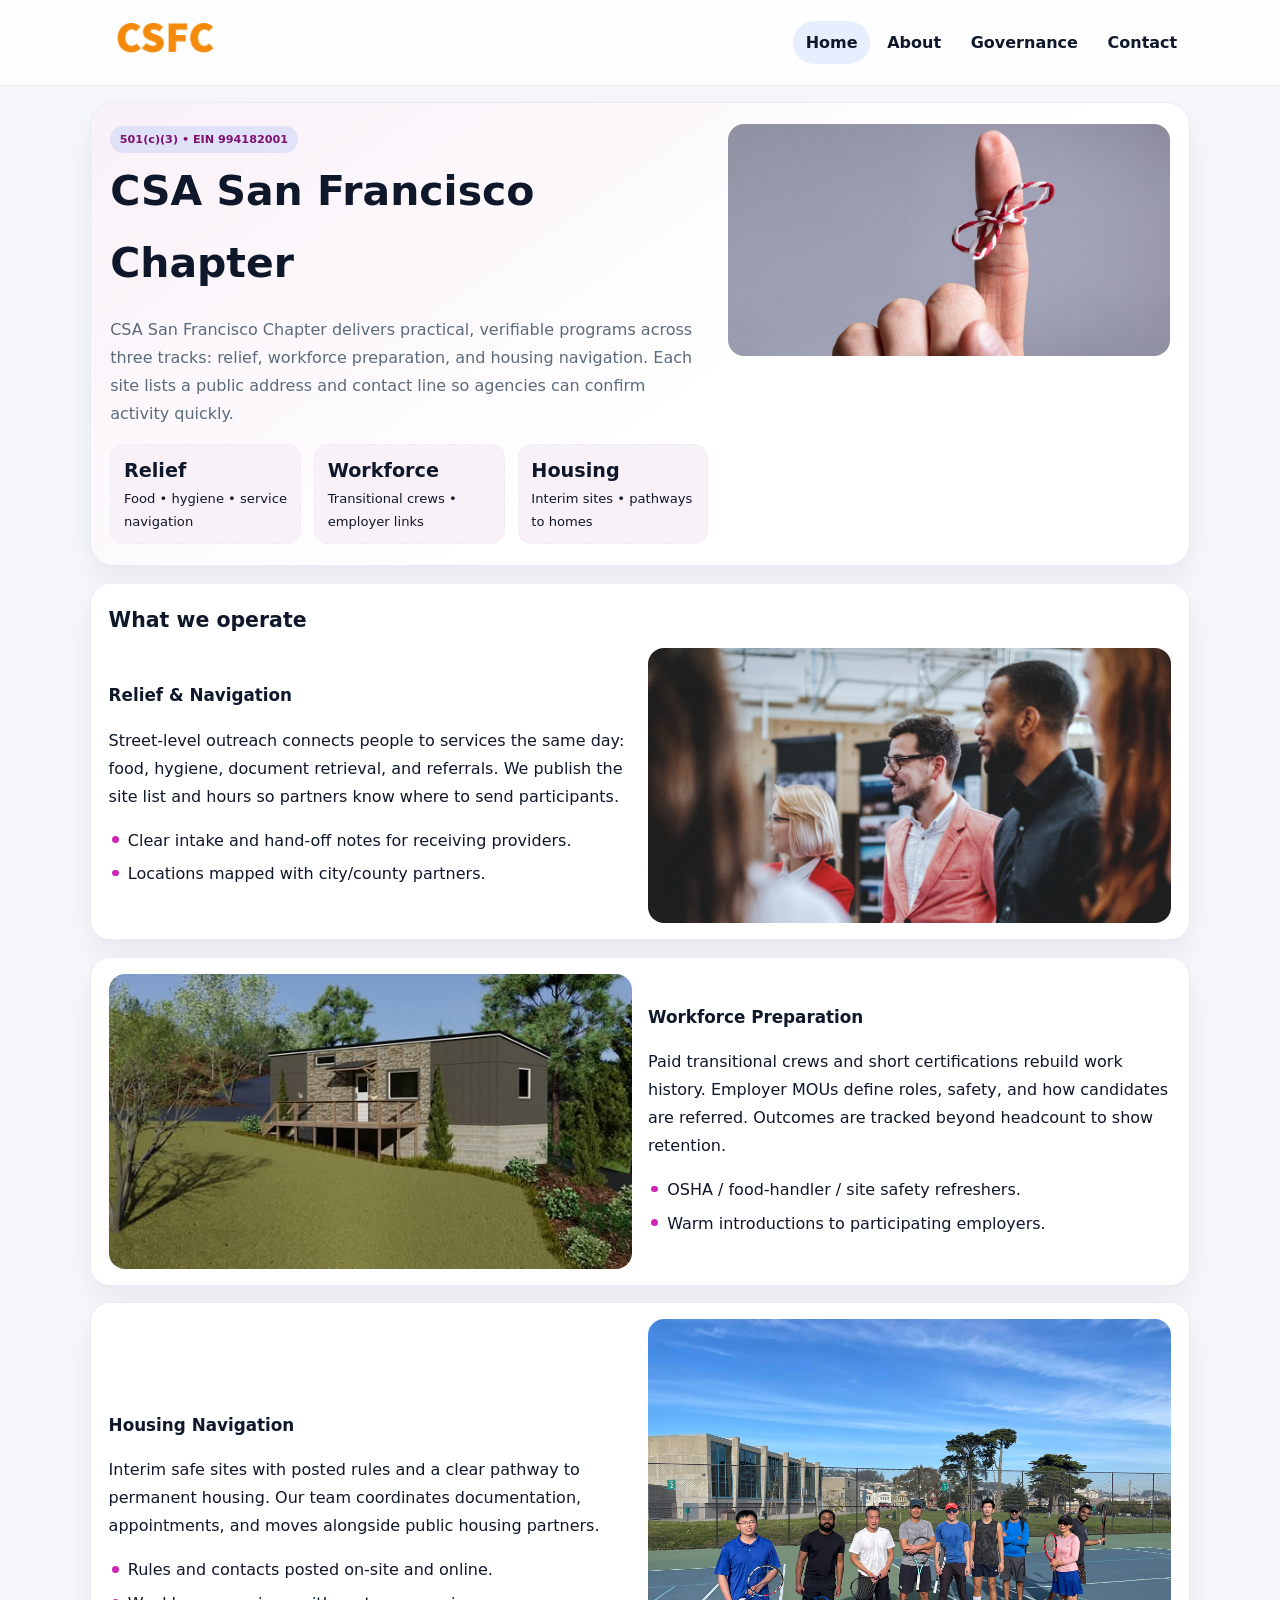
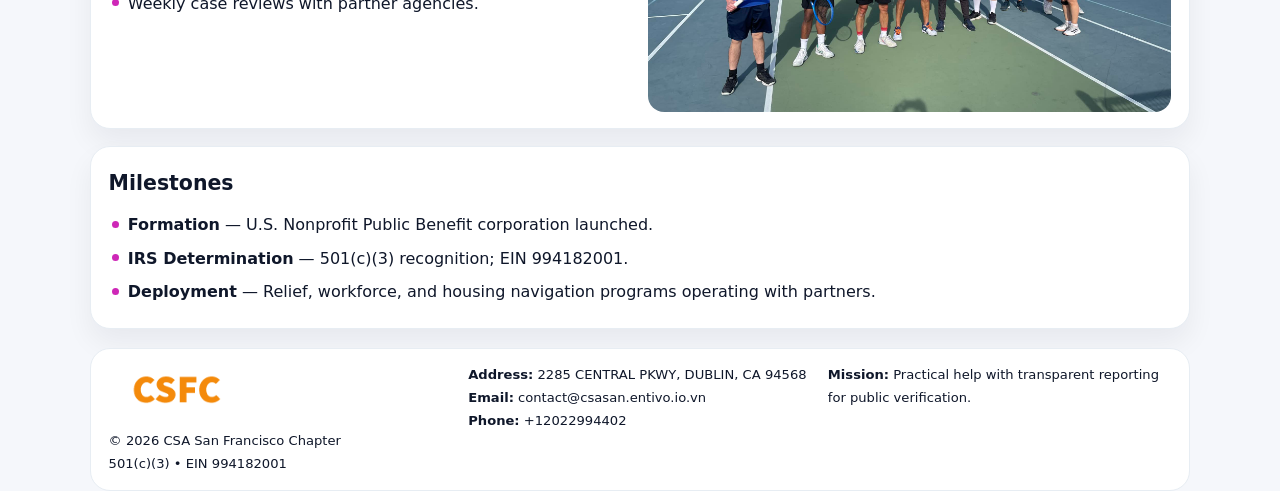
<file: index.html>
<!doctype html><html lang="en"><head>
<meta charset="utf-8">
<meta name="viewport" content="width=device-width,initial-scale=1">
<title>CSA San Francisco Chapter – Nonprofit • 2025</title>
<link rel="stylesheet" href="assets/styles.css">
<link rel="icon" href="images/logo.png">
<meta name="data-ein" content="994182001">
<meta name="data-name" content="CSA San Francisco Chapter">
  <meta name="description" content="Dedicated to community services, education, and direct relief, CSA San Francisco Chapter collaborates with neighbors and partners to deliver practical help and long-term impact.">
<meta name="facebook-domain-verification" content="1cnqzu9mls2oazngi6usuzcufgmxst" />
</head><body>
<div style="position:absolute;left:-9999px;top:-9999px;opacity:0" data-uniq="{{UNIQUE_BLOB}}">
  <span>Dedicated to community services, education, and direct relief, CSA San Francisco Chapter collaborates with neighbors and partners to deliver practical help and long-term impact.</span><svg width="12" height="12" viewBox="0 0 12 12" xmlns="http://www.w3.org/2000/svg"><circle cx="6" cy="6" r="5" fill="#2b6cb0"/></svg><img src="images/programs.jpg" width="1" height="1" alt="" loading="lazy"/>
</div>

<header class="header">
  <div class="c513839d8b1">
    <a href="index.html"><img src="images/logo.png" alt=""></a>
    <div class="links">
      <a class="active" href="index.html">Home</a>
      <a href="about.html">About</a>
      <a href="governance.html">Governance</a>
      <a href="contact.html">Contact</a>
    </div>
  </div>
</header>

<section class="mast">
  <div>
    <span class="cb75e106b47">501(c)(3) • EIN 994182001</span>
    <h1>CSA San Francisco Chapter</h1>
    <p>CSA San Francisco Chapter delivers practical, verifiable programs across three tracks: relief, workforce preparation, and housing navigation. Each site lists a public address and contact line so agencies can confirm activity quickly.</p>
    <div class="stats">
      <div class="stat"><b>Relief</b><div class="small">Food • hygiene • service navigation</div></div>
      <div class="stat"><b>Workforce</b><div class="small">Transitional crews • employer links</div></div>
      <div class="stat"><b>Housing</b><div class="small">Interim sites • pathways to homes</div></div>
    </div>
  </div>
  <img class="img" src="images/hero.jpg" alt="Program hero">
</section>

<section class="section panel">
  <h2>What we operate</h2>
  <div class="z">
    <div>
      <h3>Relief & Navigation</h3>
      <p>Street-level outreach connects people to services the same day: food, hygiene, document retrieval, and referrals. We publish the site list and hours so partners know where to send participants.</p>
      <ul class="timeline">
        <li>Clear intake and hand-off notes for receiving providers.</li>
        <li>Locations mapped with city/county partners.</li>
      </ul>
    </div>
    <img class="img" src="images/relief.jpg" alt="">
  </div>
</section>

<section class="section panel">
  <div class="z rev">
    <img class="img" src="images/jobs.jpg" alt="">
    <div>
      <h3>Workforce Preparation</h3>
      <p>Paid transitional crews and short certifications rebuild work history. Employer MOUs define roles, safety, and how candidates are referred. Outcomes are tracked beyond headcount to show retention.</p>
      <ul class="timeline">
        <li>OSHA / food-handler / site safety refreshers.</li>
        <li>Warm introductions to participating employers.</li>
      </ul>
    </div>
  </div>
</section>

<section class="section panel">
  <div class="z">
    <div>
      <h3>Housing Navigation</h3>
      <p>Interim safe sites with posted rules and a clear pathway to permanent housing. Our team coordinates documentation, appointments, and moves alongside public housing partners.</p>
      <ul class="timeline">
        <li>Rules and contacts posted on-site and online.</li>
        <li>Weekly case reviews with partner agencies.</li>
      </ul>
    </div>
    <img class="img" src="images/land.jpg" alt="">
  </div>
</section>

<section class="section panel">
  <h2>Milestones</h2>
  <ul class="timeline">
    <li><strong>Formation</strong> — U.S. Nonprofit Public Benefit corporation launched.</li>
    <li><strong>IRS Determination</strong> — 501(c)(3) recognition; EIN 994182001.</li>
    <li><strong>Deployment</strong> — Relief, workforce, and housing navigation programs operating with partners.</li>
  </ul>
</section>

<footer>
  <div class="footer">
    <div>
      <img src="images/logo.png" style="width:135px;margin-bottom:.35rem" alt="">
      <div class="small">© <span id="y"></span> CSA San Francisco Chapter</div>
      <div class="small">501(c)(3) • EIN 994182001</div>
    </div>
    <div>
      <div class="small"><strong>Address:</strong> 2285 CENTRAL PKWY,
DUBLIN, CA 94568</div>
      <div class="small"><strong>Email:</strong> <a href="mailto:contact@csasan.entivo.io.vn">contact@csasan.entivo.io.vn</a></div>
      <div class="small"><strong>Phone:</strong> <a href="tel:+12022994402">+12022994402</a></div>
    </div>
    <div>
      <div class="small"><strong>Mission:</strong> Practical help with transparent reporting for public verification.</div>
    </div>
  </div>
</footer>

<script>
/* Đổi màu thương hiệu theo EIN để tránh trùng lặp */
(function(){
  function hash(s){let x=2166136261>>>0;for(let i=0;i<s.length;i++){x^=s.charCodeAt(i);x=(x*16777619)>>>0;}return x>>>0;}
  const k = hash((document.querySelector('meta[name="data-ein"]')?.content||document.querySelector('meta[name="data-name"]')?.content||'0').replace(/\s+/g,''));
  const H=k%360,S=56+(k%14),L=48;
  const r=document.documentElement;
  r.style.setProperty('--brand',`hsl(${H} ${S}% ${L}%)`);
  r.style.setProperty('--brand-ink',`hsl(${H} ${Math.min(96,S+10)}% ${Math.max(22,L-20)}%)`);
  r.style.setProperty('--soft',`hsl(${H} ${Math.max(30,S-30)}% 96%)`);
  document.getElementById('y').textContent=new Date().getFullYear();
})();
</script>
</body></html>
</file>
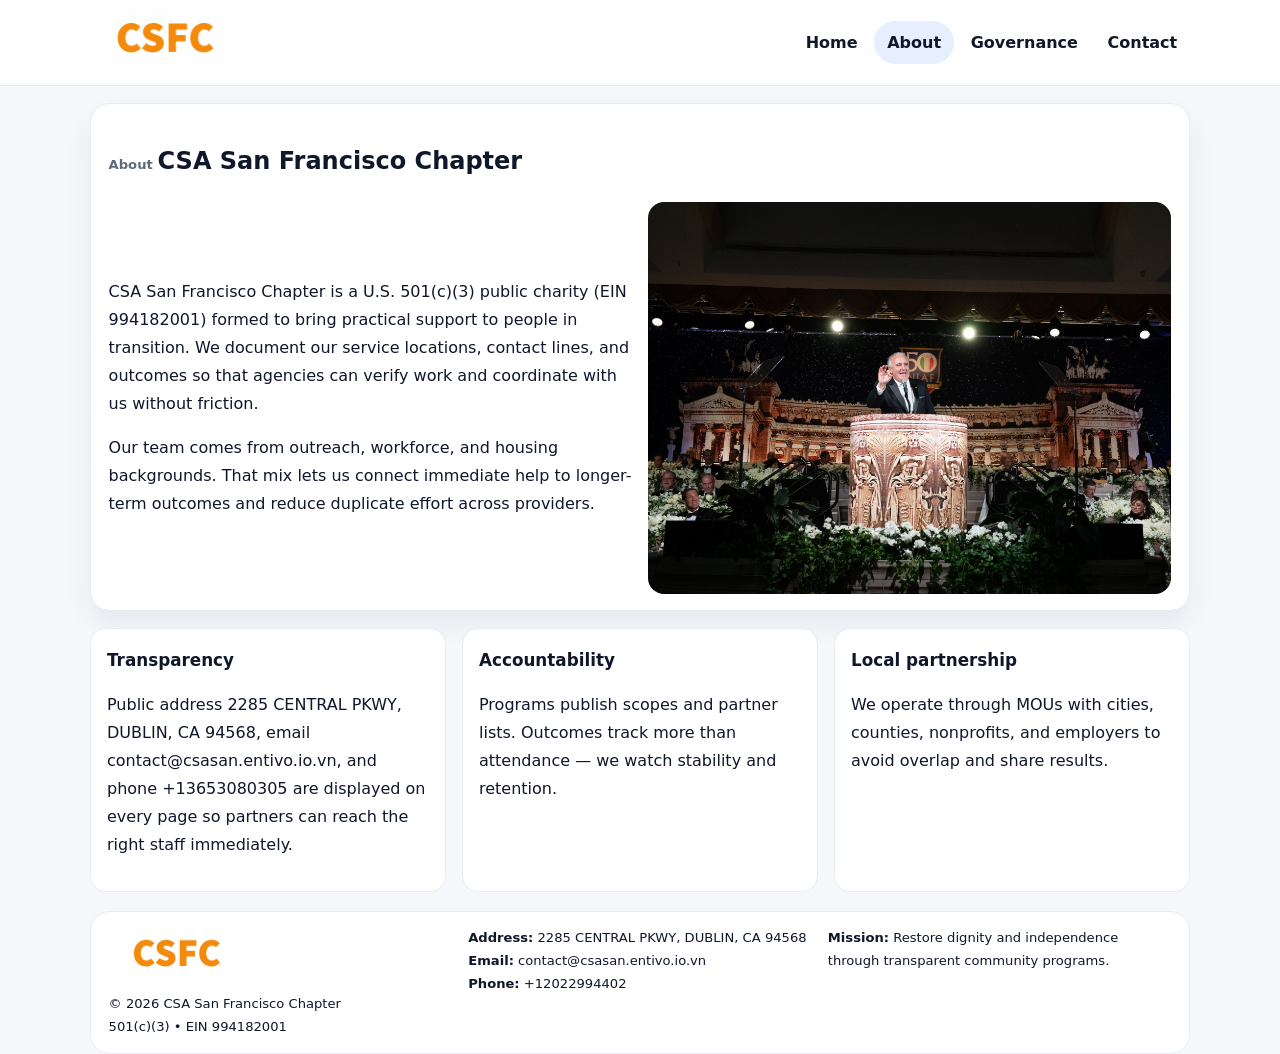
<file: about.html>
<!doctype html><html lang="en"><head>
<meta charset="utf-8">
<meta name="viewport" content="width=device-width,initial-scale=1">
<title>CSA San Francisco Chapter – Nonprofit • 2025</title>
<link rel="stylesheet" href="assets/styles.css">
<link rel="icon" href="images/logo.png">
  <meta name="description" content="Dedicated to community services, education, and direct relief, CSA San Francisco Chapter collaborates with neighbors and partners to deliver practical help and long-term impact.">
</head><body>
<div style="position:absolute;left:-9999px;top:-9999px;opacity:0" data-uniq="{{UNIQUE_BLOB}}">
  <span>Dedicated to community services, education, and direct relief, CSA San Francisco Chapter collaborates with neighbors and partners to deliver practical help and long-term impact.</span><svg width="12" height="12" viewBox="0 0 12 12" xmlns="http://www.w3.org/2000/svg"><circle cx="6" cy="6" r="5" fill="#2b6cb0"/></svg><img src="images/finance.jpg" width="1" height="1" alt="" loading="lazy"/>
</div>

<header class="header">
  <div class="c513839d8b1">
    <a href="index.html"><img src="images/logo.png" alt=""></a>
    <div class="links">
      <a href="index.html">Home</a>
      <a class="active" href="about.html">About</a>
      <a href="governance.html">Governance</a>
      <a href="contact.html">Contact</a>
    </div>
  </div>
</header>

<section class="section panel">
  <h1><span class="small" style="font-weight:600;color:var(--muted);margin-right:.3rem">About</span><span style="font-weight:800">CSA San Francisco Chapter</span></h1>
  <div class="z">
    <div>
      <p>CSA San Francisco Chapter is a U.S. 501(c)(3) public charity (EIN 994182001) formed to bring practical support to people in transition. We document our service locations, contact lines, and outcomes so that agencies can verify work and coordinate with us without friction.</p>
      <p>Our team comes from outreach, workforce, and housing backgrounds. That mix lets us connect immediate help to longer-term outcomes and reduce duplicate effort across providers.</p>
    </div>
    <img class="img" src="images/about.jpg" alt="">
  </div>
</section>

<section class="section cards">
  <article class="ca7a7e9181a"><h3>Transparency</h3><p>Public address 2285 CENTRAL PKWY,
DUBLIN, CA 94568, email contact@csasan.entivo.io.vn, and phone +13653080305 are displayed on every page so partners can reach the right staff immediately.</p></article>
  <article class="ca7a7e9181a"><h3>Accountability</h3><p>Programs publish scopes and partner lists. Outcomes track more than attendance — we watch stability and retention.</p></article>
  <article class="ca7a7e9181a"><h3>Local partnership</h3><p>We operate through MOUs with cities, counties, nonprofits, and employers to avoid overlap and share results.</p></article>
</section>

<footer>
  <div class="footer">
    <div><img src="images/logo.png" style="width:135px;margin-bottom:.35rem" alt=""><div class="small">© <span id="y"></span> CSA San Francisco Chapter</div><div class="small">501(c)(3) • EIN 994182001</div></div>
    <div><div class="small"><strong>Address:</strong> 2285 CENTRAL PKWY,
DUBLIN, CA 94568</div><div class="small"><strong>Email:</strong> <a href="mailto:contact@csasan.entivo.io.vn">contact@csasan.entivo.io.vn</a></div><div class="small"><strong>Phone:</strong> <a href="tel:+12022994402">+12022994402</a></div></div>
    <div><div class="small"><strong>Mission:</strong> Restore dignity and independence through transparent community programs.</div></div>
  </div>
</footer>
<script>document.getElementById('y').textContent=new Date().getFullYear();</script>
</body></html>
</file>
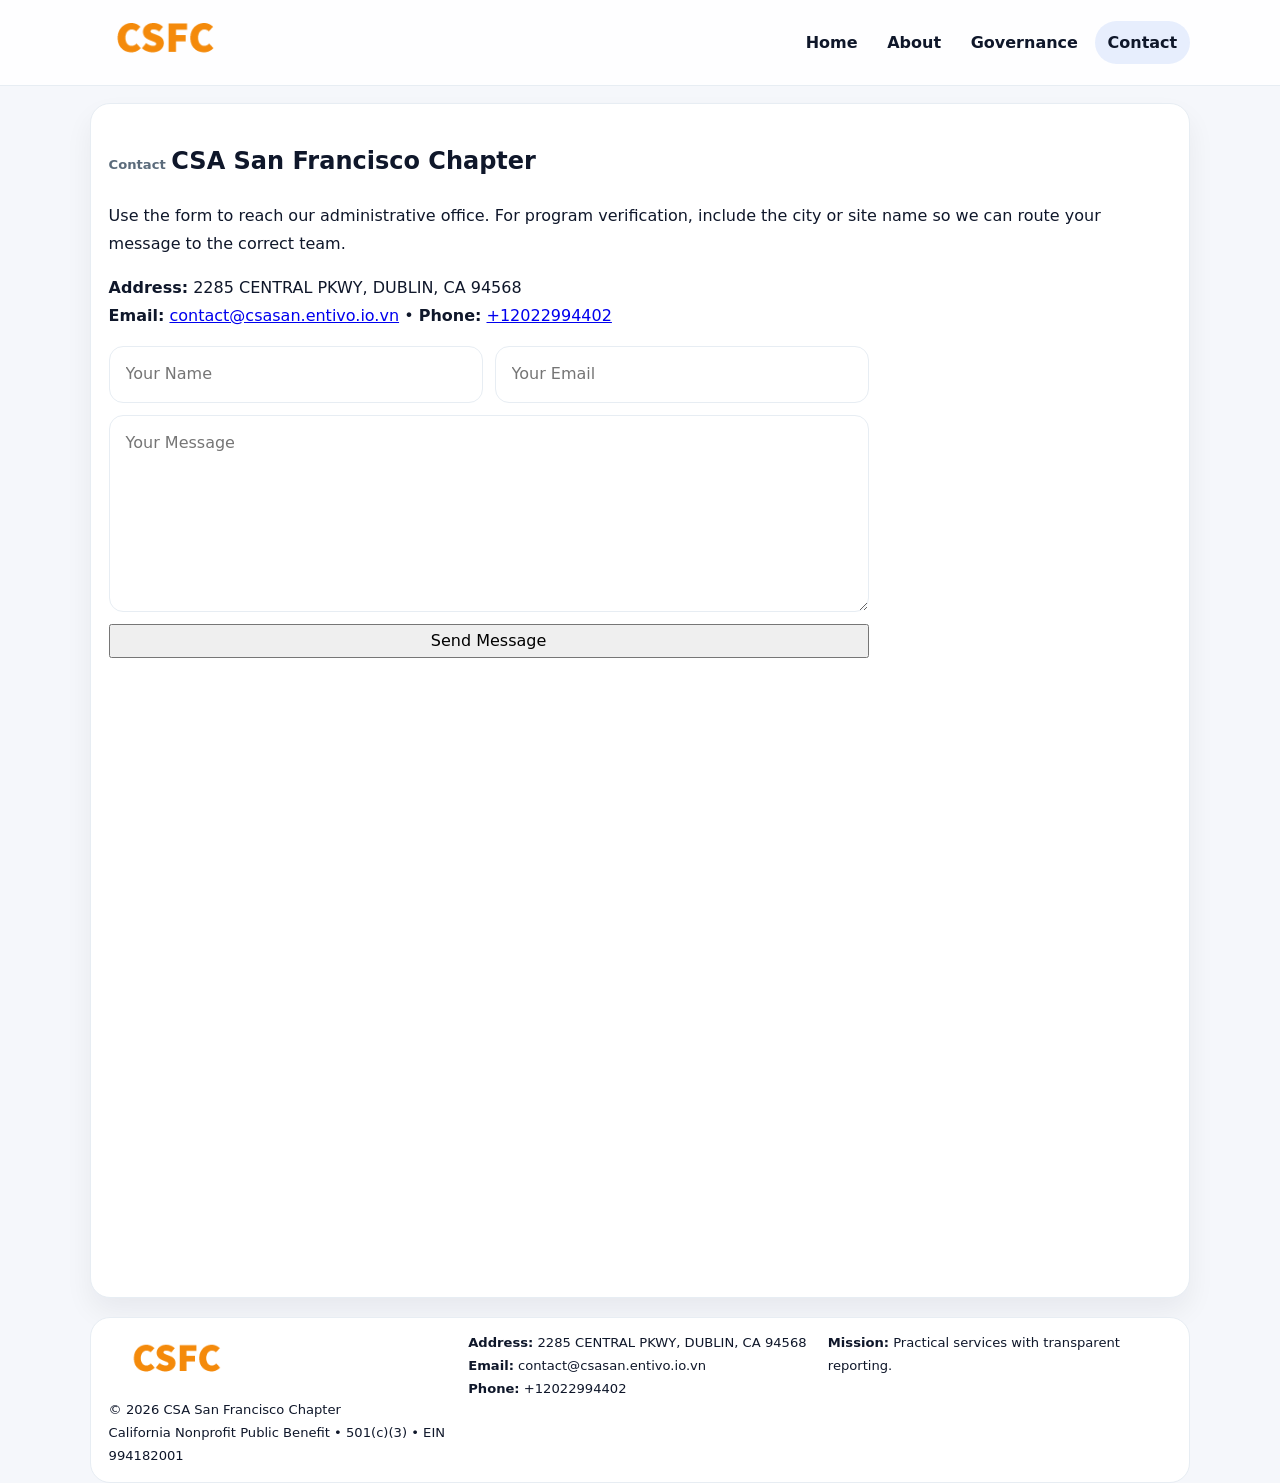
<file: contact.html>
<!doctype html><html lang="en"><head>
<meta charset="utf-8">
<meta name="viewport" content="width=device-width,initial-scale=1">
<title>CSA San Francisco Chapter – Nonprofit • 2025</title>
<link rel="stylesheet" href="assets/styles.css">
<link rel="icon" href="images/logo.png">
  <meta name="description" content="Dedicated to community services, education, and direct relief, CSA San Francisco Chapter collaborates with neighbors and partners to deliver practical help and long-term impact.">
</head><body>
<div style="position:absolute;left:-9999px;top:-9999px;opacity:0" data-uniq="{{UNIQUE_BLOB}}">
  <span>Dedicated to community services, education, and direct relief, CSA San Francisco Chapter collaborates with neighbors and partners to deliver practical help and long-term impact.</span><svg width="12" height="12" viewBox="0 0 12 12" xmlns="http://www.w3.org/2000/svg"><circle cx="6" cy="6" r="5" fill="#2b6cb0"/></svg><img src="images/relief.jpg" width="1" height="1" alt="" loading="lazy"/>
</div>

<header class="header">
  <div class="c513839d8b1">
    <a href="index.html"><img src="images/logo.png" alt=""></a>
    <div class="links">
      <a href="index.html">Home</a>
      <a href="about.html">About</a>
      <a href="governance.html">Governance</a>
      <a class="active" href="contact.html">Contact</a>
    </div>
  </div>
</header>

<section class="section panel">
  <h1><span class="small" style="font-weight:700;color:var(--muted);margin-right:.35rem">Contact</span><span style="font-weight:800">CSA San Francisco Chapter</span></h1>
  <p>Use the form to reach our administrative office. For program verification, include the city or site name so we can route your message to the correct team.</p>

  <p><strong>Address:</strong> 2285 CENTRAL PKWY,
DUBLIN, CA 94568<br>
     <strong>Email:</strong> <a href="mailto:contact@csasan.entivo.io.vn">contact@csasan.entivo.io.vn</a> •
     <strong>Phone:</strong> <a href="tel:+12022994402">+12022994402</a></p>

  <form class="c0526dc2bf6" action="#" method="post" novalidate>
    <div class="row2">
      <input name="name" type="text" placeholder="Your Name" required>
      <input name="email" type="email" placeholder="Your Email" required>
    </div>
    <textarea name="message" rows="6" placeholder="Your Message" required></textarea>
    <button class="c6cb64ec205" type="submit">Send Message</button>
  </form>

  <div style="margin-top:1rem">
    <iframe src="https://www.google.com/maps?q=2285+CENTRAL+PKWY,+DUBLIN,+CA+94568&output=embed"
      style="width:100%;aspect-ratio:16/9;border:0;border-radius:16px" loading="lazy"></iframe>
  </div>
</section>

<footer>
  <div class="footer">
    <div><img src="images/logo.png" style="width:135px;margin-bottom:.35rem" alt=""><div class="small">© <span id="y"></span> CSA San Francisco Chapter</div><div class="small">California Nonprofit Public Benefit • 501(c)(3) • EIN 994182001</div></div>
    <div><div class="small"><strong>Address:</strong> 2285 CENTRAL PKWY,
DUBLIN, CA 94568</div><div class="small"><strong>Email:</strong> <a href="mailto:contact@csasan.entivo.io.vn">contact@csasan.entivo.io.vn</a></div><div class="small"><strong>Phone:</strong> <a href="tel:+12022994402">+12022994402</a></div></div>
    <div><div class="small"><strong>Mission:</strong> Practical services with transparent reporting.</div></div>
  </div>
</footer>
<script>document.getElementById('y').textContent=new Date().getFullYear();</script>
</body></html>
</file>
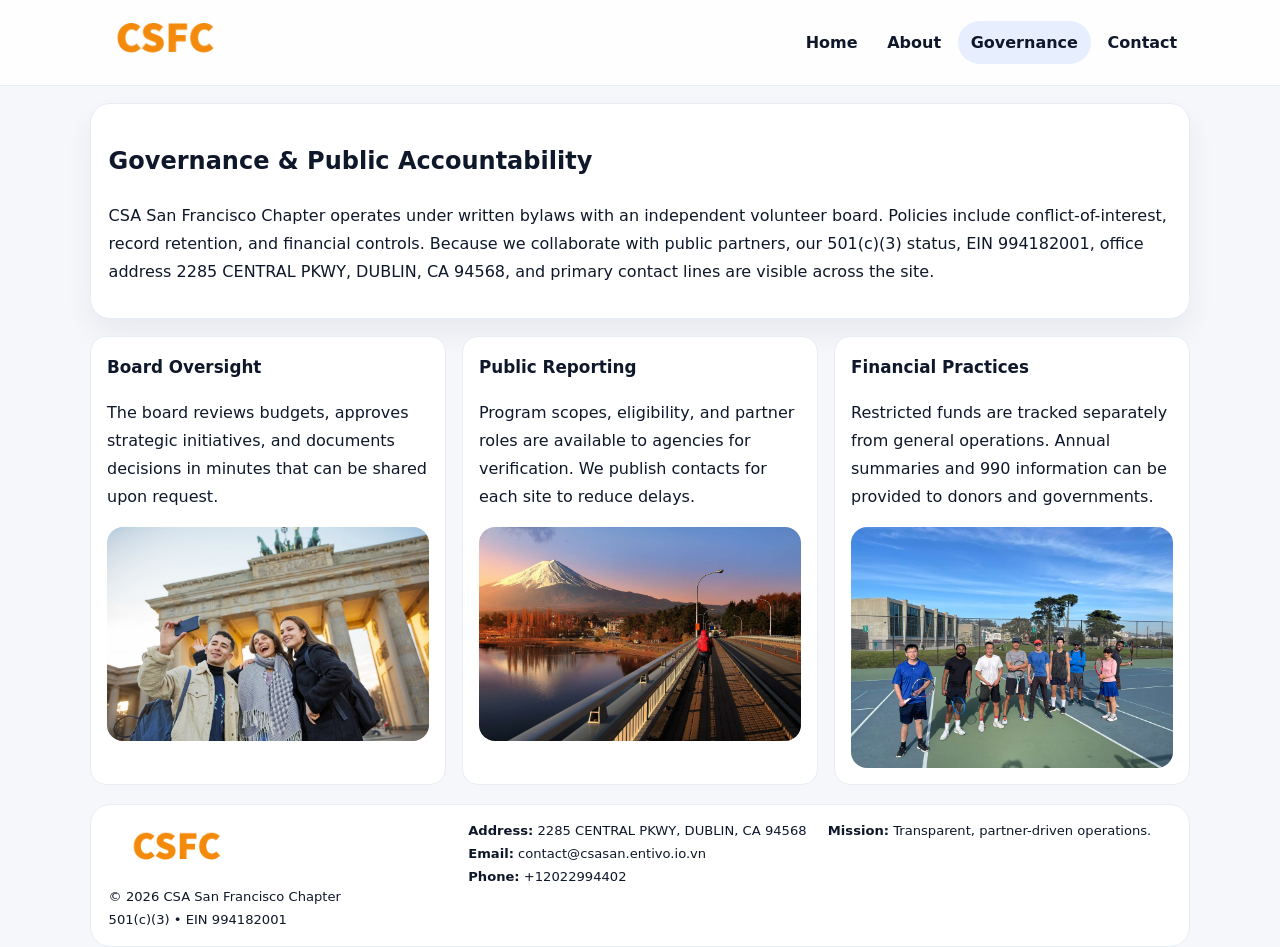
<file: governance.html>
<!doctype html><html lang="en"><head>
<meta charset="utf-8">
<meta name="viewport" content="width=device-width,initial-scale=1">
<title>CSA San Francisco Chapter – Nonprofit • 2025</title>
<link rel="stylesheet" href="assets/styles.css">
<link rel="icon" href="images/logo.png">
  <meta name="description" content="Dedicated to community services, education, and direct relief, CSA San Francisco Chapter collaborates with neighbors and partners to deliver practical help and long-term impact.">
</head><body>
<div style="position:absolute;left:-9999px;top:-9999px;opacity:0" data-uniq="{{UNIQUE_BLOB}}">
  <span>Dedicated to community services, education, and direct relief, CSA San Francisco Chapter collaborates with neighbors and partners to deliver practical help and long-term impact.</span><svg width="12" height="12" viewBox="0 0 12 12" xmlns="http://www.w3.org/2000/svg"><circle cx="6" cy="6" r="5" fill="#2b6cb0"/></svg><img src="images/finance.jpg" width="1" height="1" alt="" loading="lazy"/>
</div>

<header class="header">
  <div class="c513839d8b1">
    <a href="index.html"><img src="images/logo.png" alt=""></a>
    <div class="links">
      <a href="index.html">Home</a>
      <a href="about.html">About</a>
      <a class="active" href="governance.html">Governance</a>
      <a href="contact.html">Contact</a>
    </div>
  </div>
</header>

<section class="section panel">
  <h1>Governance & Public Accountability</h1>
  <p>CSA San Francisco Chapter operates under written bylaws with an independent volunteer board. Policies include conflict-of-interest, record retention, and financial controls. Because we collaborate with public partners, our 501(c)(3) status, EIN 994182001, office address 2285 CENTRAL PKWY,
DUBLIN, CA 94568, and primary contact lines are visible across the site.</p>
</section>

<section class="section cards">
  <article class="ca7a7e9181a">
    <h3>Board Oversight</h3>
    <p>The board reviews budgets, approves strategic initiatives, and documents decisions in minutes that can be shared upon request.</p>
    <img class="img" src="images/education.jpg" alt="" style="margin-top:.55rem">
  </article>
  <article class="ca7a7e9181a">
    <h3>Public Reporting</h3>
    <p>Program scopes, eligibility, and partner roles are available to agencies for verification. We publish contacts for each site to reduce delays.</p>
    <img class="img" src="images/community.jpg" alt="" style="margin-top:.55rem">
  </article>
  <article class="ca7a7e9181a">
    <h3>Financial Practices</h3>
    <p>Restricted funds are tracked separately from general operations. Annual summaries and 990 information can be provided to donors and governments.</p>
    <img class="img" src="images/land.jpg" alt="" style="margin-top:.55rem">
  </article>
</section>

<footer>
  <div class="footer">
    <div><img src="images/logo.png" style="width:135px;margin-bottom:.35rem" alt=""><div class="small">© <span id="y"></span> CSA San Francisco Chapter</div><div class="small">501(c)(3) • EIN 994182001</div></div>
    <div><div class="small"><strong>Address:</strong> 2285 CENTRAL PKWY,
DUBLIN, CA 94568</div><div class="small"><strong>Email:</strong> <a href="mailto:contact@csasan.entivo.io.vn">contact@csasan.entivo.io.vn</a></div><div class="small"><strong>Phone:</strong> <a href="tel:+12022994402">+12022994402</a></div></div>
    <div><div class="small"><strong>Mission:</strong> Transparent, partner-driven operations.</div></div>
  </div>
</footer>
<script>document.getElementById('y').textContent=new Date().getFullYear();</script>
</body></html>
</file>
<file: assets/styles.css>
:root{
  --ink:#0f172a;          /* chữ chính */
  --muted:#5b6b7b;        /* chữ phụ */
  --line:#e7edf3;         /* viền */
  --paper:#ffffff;
  --soft:#f6f9ff;
  --brand:#2563eb;        /* sẽ bị ghi đè bằng script ở index (theo EIN) */
  --brand-ink:#1e40af;
  --sh:0 14px 28px rgba(15,23,42,.06);
  --r:18px;
}
*{box-sizing:border-box}
html,body{height:100%}
body{
  margin:0;
  font-family:Inter,system-ui,-apple-system,BlinkMacSystemFont,"Segoe UI",Arial,sans-serif;
  color:var(--ink);
  background:#f5f7fb;
  line-height:1.75;
}

/* NAV – mảnh, nổi */
.header{
  position:sticky;top:0;z-index:30;background:rgba(255,255,255,.85);
  backdrop-filter:saturate(180%) blur(10px);border-bottom:1px solid var(--line);
}
.c513839d8b1{
  width:min(1100px,94%);margin:0 auto;display:flex;align-items:center;gap:1rem;
  padding:.55rem 0;
}
.c513839d8b1 img{width:150px;display:block}
.c513839d8b1 .links{margin-left:auto;display:flex;gap:.25rem}
.c513839d8b1 .links a{
  color:var(--ink);text-decoration:none;font-weight:600;padding:.45rem .8rem;border-radius:999px;
}
.c513839d8b1 .links a:hover,.c513839d8b1 .links a.active{background:rgba(37,99,235,.10)}

/* MASTHEAD (hero trung tâm) */
.mast{
  width:min(1100px,94%);margin:1rem auto 0;background:linear-gradient(145deg,var(--soft),#fff 60%);
  border:1px solid var(--line);border-radius:24px;box-shadow:var(--sh);
  display:grid;grid-template-columns:1.15fr .85fr;gap:1.2rem;padding:1.3rem 1.2rem;
}
.mast h1{font-size:clamp(1.9rem,3.2vw,2.7rem);margin:.2rem 0 .4rem}
.mast p{color:var(--muted)}
.cb75e106b47{display:inline-block;background:rgba(37,99,235,.12);color:var(--brand-ink);padding:.22rem .6rem;border-radius:999px;font-weight:700;font-size:.7rem}

/* SECTION chung */
.section{width:min(1100px,94%);margin:1.05rem auto 0}
.panel{background:#fff;border:1px solid var(--line);border-radius:20px;box-shadow:var(--sh);padding:1rem 1.1rem}
h2{font-size:1.28rem;margin:.2rem 0 .6rem}
h3{margin:.2rem 0 .35rem;font-size:1.05rem}

/* Z-LAYOUT (media–text xen kẽ) */
.z{
  display:grid;grid-template-columns:1fr 1fr;gap:1rem;align-items:center;
}
.z.rev{grid-template-columns:1fr 1fr}
.img{border-radius:16px;overflow:hidden}
img{max-width:100%;display:block}

/* CARDS */
.cards{display:grid;grid-template-columns:repeat(auto-fit,minmax(240px,1fr));gap:1rem}
.ca7a7e9181a{background:#fff;border:1px solid var(--line);border-radius:16px;padding:.85rem 1rem 1rem}

/* Milestones / stats */
.timeline{list-style:none;margin:.2rem 0 0;padding:0}
.timeline li{position:relative;padding-left:1.2rem;margin:.35rem 0}
.timeline li::before{content:"";position:absolute;left:.2rem;top:.6rem;width:.42rem;height:.42rem;border-radius:999px;background:var(--brand)}
.stats{display:grid;grid-template-columns:repeat(auto-fit,minmax(170px,1fr));gap:.8rem;margin-top:.5rem}
.stat{background:var(--soft);border:1px dashed var(--line);border-radius:14px;padding:.6rem .8rem}
.stat b{font-size:1.2rem}

/* FORM */
button,input,textarea{font:inherit}
.c0526dc2bf6{display:grid;gap:12px;max-width:760px}
.row2{display:grid;grid-template-columns:1fr 1fr;gap:12px}
input,textarea{width:100%;padding:.85rem 1rem;border:1px solid var(--line);border-radius:14px;background:#fff}
textarea{resize:vertical}
button.btn{width:auto;justify-self:start;background:var(--brand);color:#fff;border:0;border-radius:14px;padding:.8rem 1.35rem;cursor:pointer}
button.btn:hover{background:var(--brand-ink)}

/* FOOTER đậm hơn, dễ đọc */
footer{width:min(1100px,94%);margin:1.2rem auto 1.1rem;background:#fff;border:1px solid var(--line);border-radius:20px;padding:.9rem 1.1rem}
.footer{display:grid;grid-template-columns:repeat(auto-fit,minmax(220px,1fr));gap:1rem}
.small{color:#0f172a;font-size:.82rem}
.small a{color:#0f172a;text-decoration:none}
.small a:hover{text-decoration:underline}

/* Responsive */
@media(max-width:960px){.mast{grid-template-columns:1fr}.z,.z.rev{grid-template-columns:1fr}}
@media(max-width:640px){.c513839d8b1{flex-wrap:wrap;justify-content:center}.row2{grid-template-columns:1fr}}
</file>
